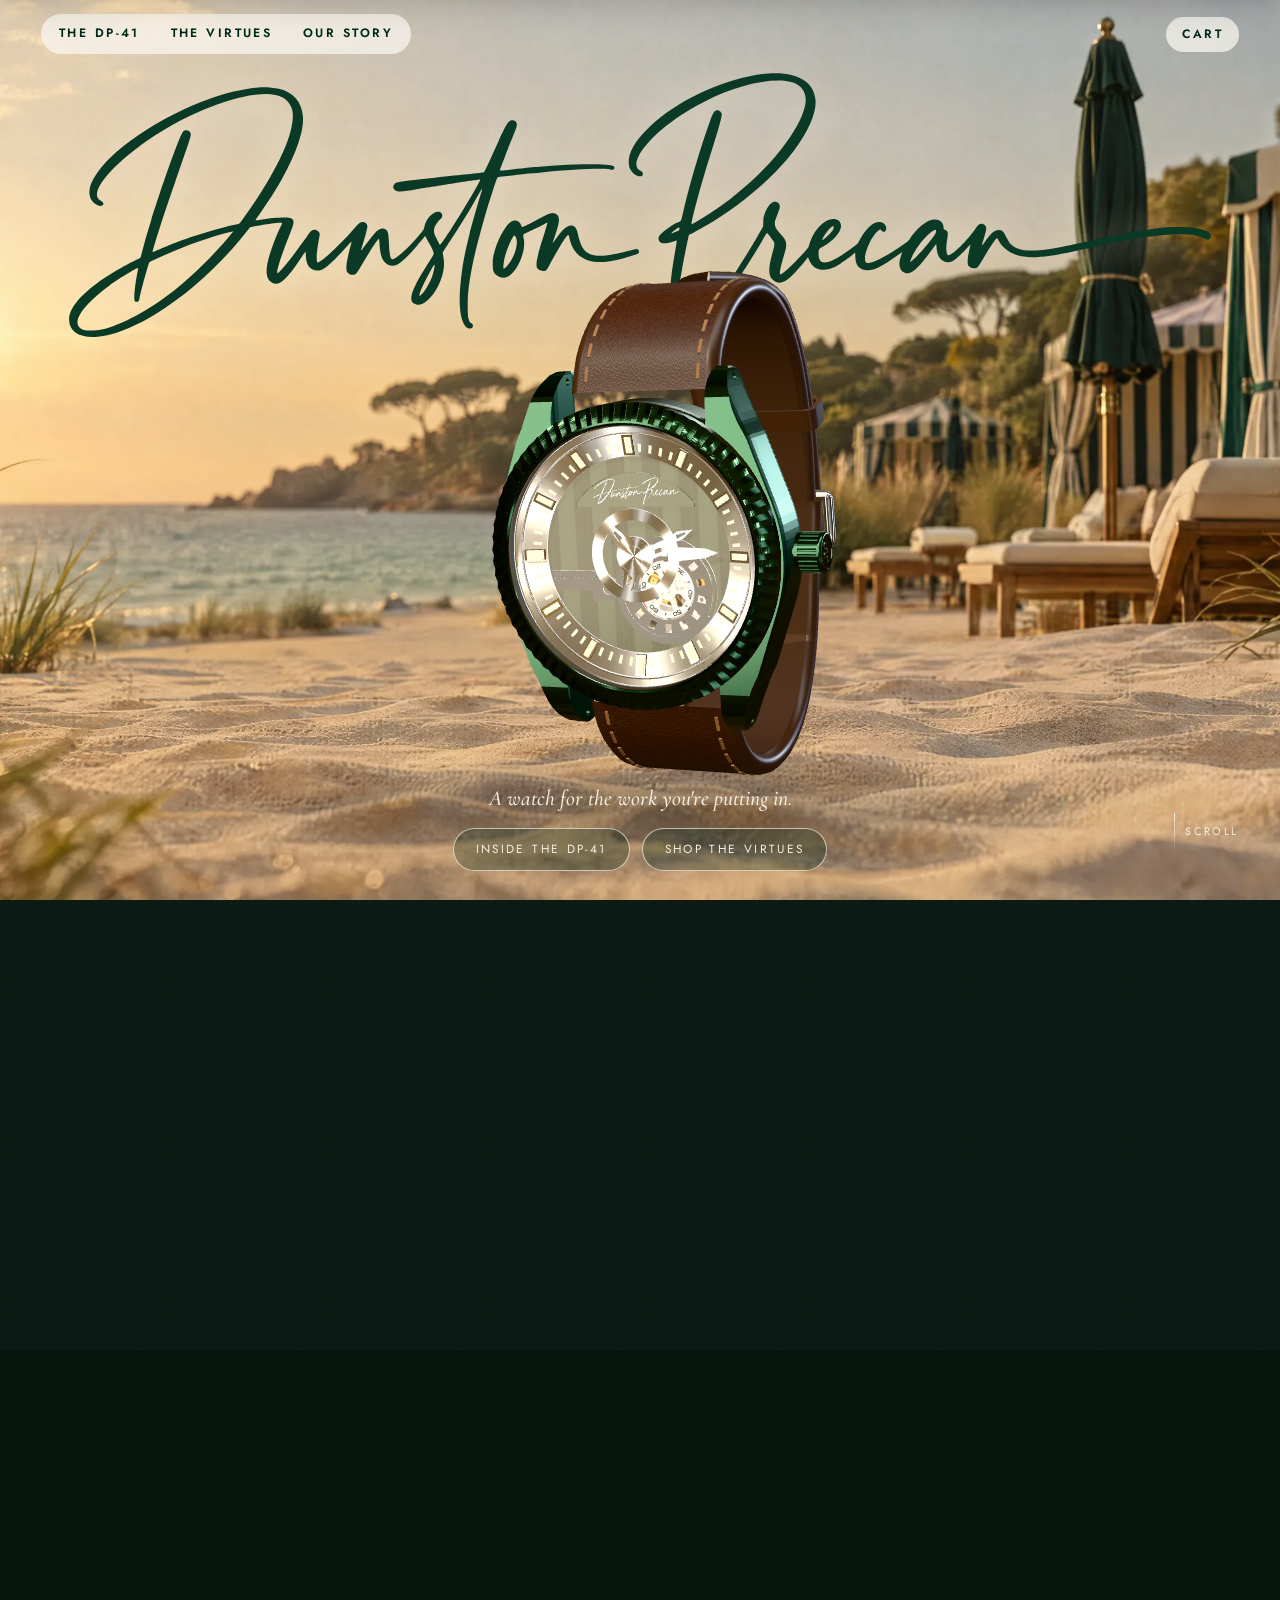
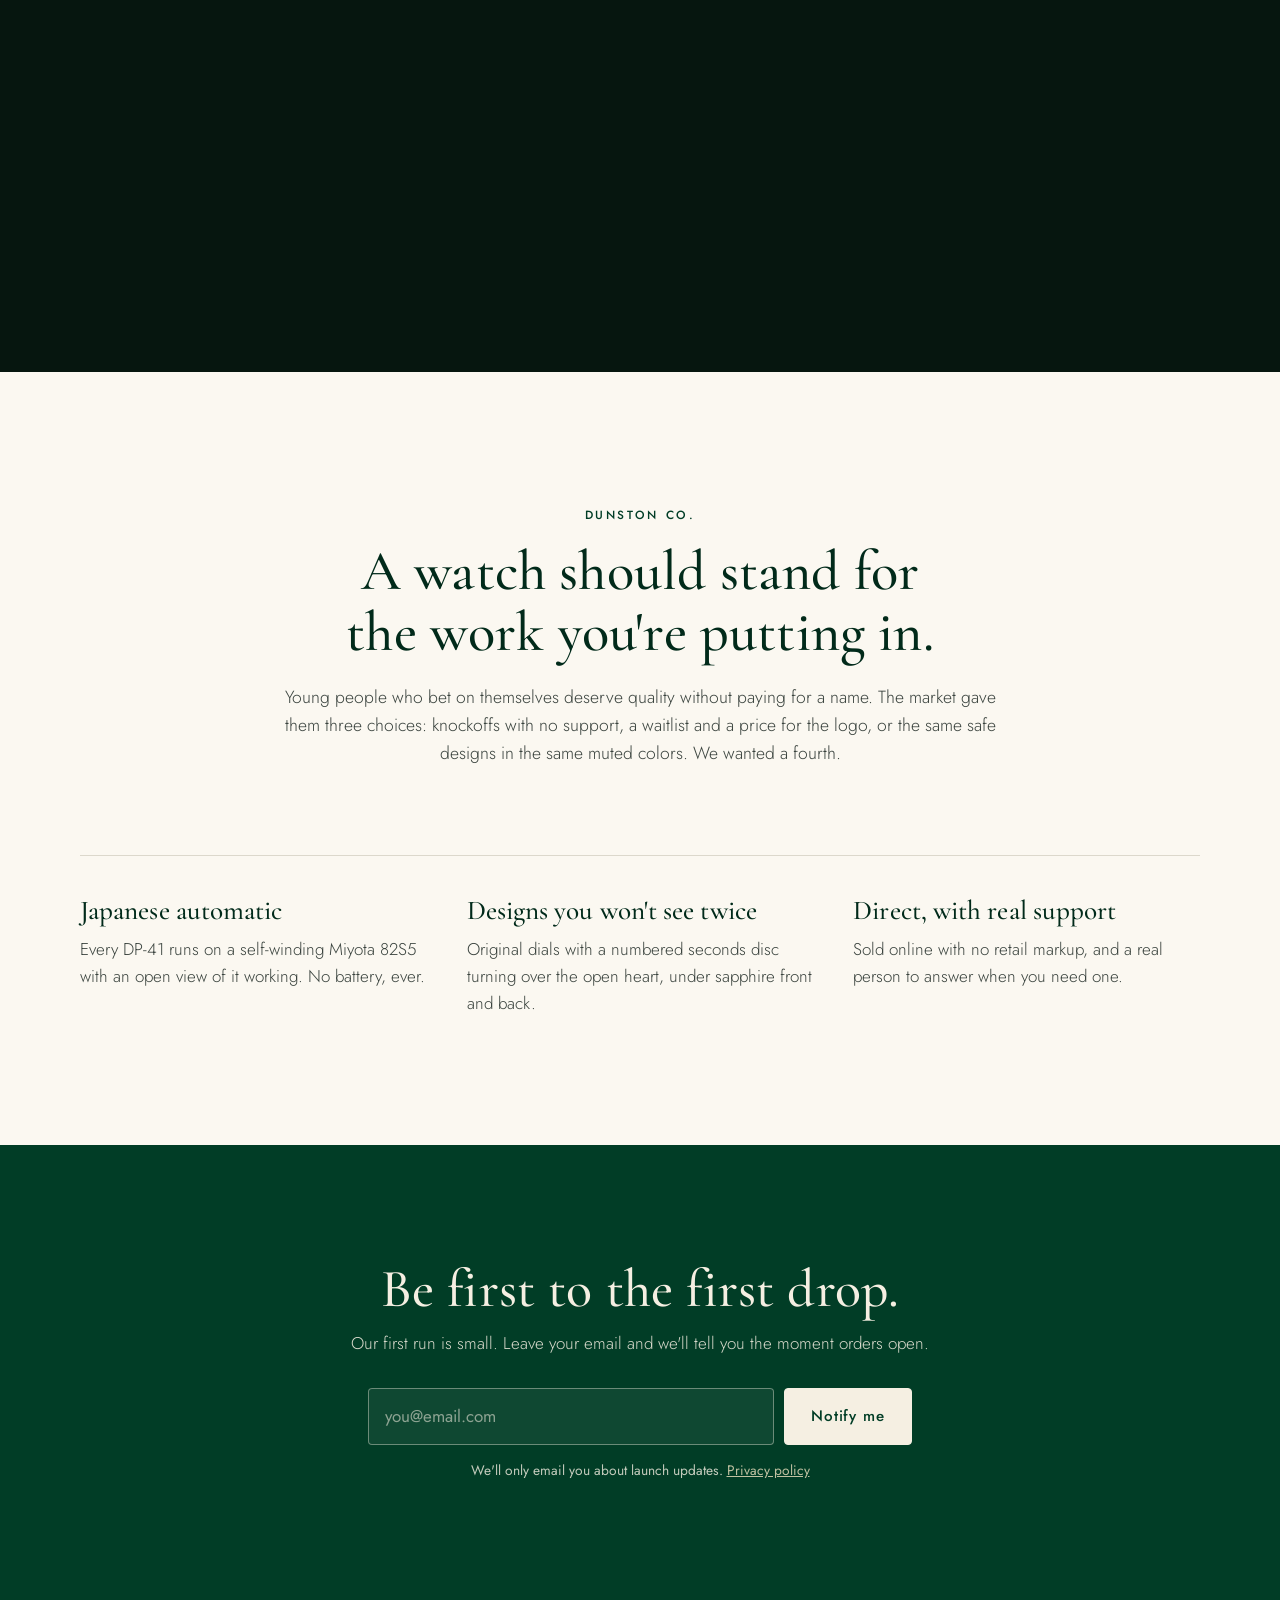
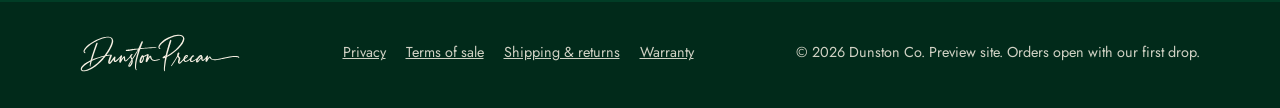
<file: index.html>
<!doctype html>
<html lang="en">
<head>
<meta charset="utf-8">
<meta name="viewport" content="width=device-width, initial-scale=1, viewport-fit=cover">
<title>Dunston Precan · DP-41 Automatic</title>
<meta name="description" content="Dunston Precan makes original-design automatic watches. The DP-41: a Miyota 82S5 Japanese automatic in a 41 mm steel case, in ten colorways named for the virtues.">
<meta name="theme-color" content="#013D26">
<meta name="referrer" content="strict-origin-when-cross-origin">
<meta property="og:title" content="Dunston Precan · DP-41">
<meta property="og:description" content="A watch for the work you're putting in.">
<meta property="og:image" content="assets/img/og.jpg">
<meta property="og:type" content="website">
<link rel="icon" href="assets/brand/logo.png">
<link rel="preload" href="assets/fonts/cormorant-garamond-latin-500-normal.woff2" as="font" type="font/woff2" crossorigin>
<link rel="preload" href="assets/fonts/jost-latin-400-normal.woff2" as="font" type="font/woff2" crossorigin>
<link rel="preload" href="assets/img/hero-beach-2560.webp" as="image" media="(min-width: 761px)">
<link rel="preload" href="assets/img/hero-beach-1280.webp" as="image" media="(max-width: 760px)">
<link rel="modulepreload" href="vendor/three.module.min.js">
<link rel="stylesheet" href="css/site.css">
<script type="module" src="js/main.js"></script>
</head>
<body>
<a class="skip" href="#waitlist">Skip to the waitlist</a>

<div class="loader" aria-hidden="true">
  <img src="assets/brand/script-ivory.svg" alt="" width="320" height="76">
  <div class="loader-bar"><span></span></div>
</div>

<div id="bg" aria-hidden="true">
  <div class="bg-layer bg-hero" data-video="assets/video/hero-loop.mp4"></div>
  <div class="bg-layer bg-dusk"></div>
  <div class="bg-layer bg-deep"></div>
  <div class="bg-grain"></div>
</div>

<header class="topnav">
  <nav class="nav" aria-label="Primary">
    <a href="#stage" data-go="dp41">The DP-41</a>
    <a href="#virtues" data-go="virtues">The Virtues</a>
    <a href="#story" data-go="story">Our story</a>
  </nav>
  <button class="cart-btn" type="button" data-cart-open aria-label="Open cart">
    <span>Cart</span><span class="cart-count" data-cart-count hidden>0</span>
  </button>
</header>

<header class="bar" aria-label="Dunston Precan">
  <div class="bar-in">
    <nav class="nav nav-bar" aria-label="Shop">
      <a href="#virtues" data-go="virtues">The Virtues</a>
      <a href="#story" data-go="story">Our story</a>
    </nav>
    <a class="bar-logo" href="#stage" data-go="top" aria-label="Dunston Precan, back to top"><img src="assets/brand/script-ivory.svg" alt="" width="200" height="48"></a>
    <button class="cart-btn" type="button" data-cart-open aria-label="Open cart">
      <svg viewBox="0 0 24 24" fill="none" stroke="currentColor" stroke-width="1.5" stroke-linecap="round" stroke-linejoin="round" aria-hidden="true"><path d="M6 7h12l-1 13H7L6 7z"/><path d="M9 7a3 3 0 0 1 6 0"/></svg>
      <span class="cart-count" data-cart-count hidden>0</span>
    </button>
  </div>
</header>

<main>
  <section id="stage" class="stage" aria-label="The DP-41">
    <div class="stage-pin">
      <h1 class="hero-title" data-hero="title"><img src="assets/brand/script-green.svg" alt="Dunston Precan" width="3180" height="756"></h1>

      <img class="fallback-watch" src="assets/watches/discipline.webp" alt="Dunston Precan Discipline, forest green and silver, brown leather strap" width="820" height="1100">

      <canvas id="gl" aria-hidden="true"></canvas>
      <div class="flash" aria-hidden="true"></div>

      <div class="hero-foot" data-hero="foot">
        <p class="tagline">A watch for the work you're putting in.</p>
        <div class="ctas">
          <a class="btn-ghost" href="#stage" data-go="dp41">Inside the DP-41</a>
          <a class="btn-ghost" href="#virtues" data-go="virtues">Shop the Virtues</a>
        </div>
      </div>
      <div class="scroll-cue" aria-hidden="true"><span></span>Scroll</div>

      <div class="passage is-left" data-p="0.062,0.085,0.118,0.14">
        <span class="eyebrow">Our story</span>
        <h2>We designed the watches we couldn't find.</h2>
        <p>Dunston Precan was founded by two young guys fed up with the watch market. So we stopped complaining and drew our own.</p>
      </div>
      <div class="passage is-left" data-p="0.14,0.16,0.19,0.212">
        <span class="eyebrow">We don't settle</span>
        <h2>Built right, or not at all.</h2>
        <p>We would rather wait and raise more to build the best version of this watch than launch a cheaper one.</p>
      </div>
      <div class="passage is-top" data-p="0.268,0.296,0.33,0.352">
        <span class="eyebrow">Inside the DP-41</span>
        <h2>Built to a tolerance of 0.02 mm.</h2>
        <p>Twenty-one parts around one Japanese automatic heart.</p>
      </div>
      <div class="passage is-foot" data-p="0.36,0.38,0.44,0.465">
        <p>Ø41 mm · 11.52 mm thick · Miyota 82S5 · sapphire front and back</p>
      </div>
      <div class="passage is-left" data-p="0.55,0.575,0.615,0.64">
        <span class="eyebrow">Original by design</span>
        <h2>Designs you won't see twice.</h2>
        <p>Original dials on Japanese automatic movements, in ten colorways.</p>
      </div>
      <div class="passage is-left is-track" data-p="0.742,0.756,0.782,0.794">
        <span class="eyebrow">Insight 01</span>
        <h2>Quality you can count on.</h2>
        <p>A Japanese automatic movement, sapphire front and back, and a 316L steel case built to 0.02 mm.</p>
      </div>
      <div class="passage is-right is-track" data-p="0.836,0.846,0.88,0.89">
        <span class="eyebrow">Insight 02</span>
        <h2>Design that stands out.</h2>
        <p>Original dials you won't see twice, in ten colorways named for the virtues.</p>
      </div>

      <svg class="leaders" aria-hidden="true"></svg>
      <div class="labels" aria-hidden="true"></div>

      <section class="collection-panel" id="virtues" aria-labelledby="virtuesTitle">
        <img class="panel-bg" src="assets/img/collection-beach-2560.webp" srcset="assets/img/collection-beach-1280.webp 1280w, assets/img/collection-beach-2560.webp 2560w" sizes="100vw" alt="" decoding="async" loading="lazy">
        <div class="panel-shade"></div>
        <div class="panel-head">
          <span class="eyebrow">The DP-41 collection</span>
          <h2 id="virtuesTitle">The Virtues</h2>
          <p class="sub">One watch. Ten colors, each named for a virtue. Tap a watch to see every color and band.</p>
        </div>
        <div class="featured" id="featured"></div>
        <div class="more">
          <span class="more-label">Also in the collection</span>
          <div class="chips" id="moreVirtues"></div>
        </div>
      </section>

      <div class="fallback-specs">
        <h2>Inside the DP-41</h2>
        <ul>
          <li><b>Miyota 82S5 automatic.</b> Japanese, self-winding, open heart, no battery.</li>
          <li><b>41 mm 316L steel case.</b> 47.6 mm lug to lug, 21 mm lugs, 11.52 mm thick.</li>
          <li><b>Sapphire crystal.</b> Ø33.00 × 1.50 mm, anti-reflective inside, plus a sapphire display caseback.</li>
          <li><b>Fluted bezel.</b> 72 sharp V-flutes.</li>
          <li><b>Côtes de Genève dial.</b> Vertical stripes, floating index ring, 12 applied markers with lume.</li>
          <li><b>Signature details.</b> Ring-hub minute hand, lance hour hand, numbered seconds disc, AUTOMATIC key-bridge.</li>
        </ul>
      </div>
    </div>
  </section>

  <section id="story" class="story">
    <div class="wrap">
      <div class="story-lead">
        <span class="eyebrow">Dunston Co.</span>
        <h2>A watch should stand for the work you're putting in.</h2>
        <p>Young people who bet on themselves deserve quality without paying for a name. The market gave them three choices: knockoffs with no support, a waitlist and a price for the logo, or the same safe designs in the same muted colors. We wanted a fourth.</p>
      </div>
      <div class="pillars">
        <div><h3>Japanese automatic</h3><p>Every DP-41 runs on a self-winding Miyota 82S5 with an open view of it working. No battery, ever.</p></div>
        <div><h3>Designs you won't see twice</h3><p>Original dials with a numbered seconds disc turning over the open heart, under sapphire front and back.</p></div>
        <div><h3>Direct, with real support</h3><p>Sold online with no retail markup, and a real person to answer when you need one.</p></div>
      </div>
    </div>
  </section>

  <section id="waitlist" class="waitlist">
    <div class="wrap">
      <h2>Be first to the first drop.</h2>
      <p class="waitlist-sub">Our first run is small. Leave your email and we'll tell you the moment orders open.</p>
      <form id="waitlistForm" class="waitlist-form" novalidate>
        <label class="sr" for="email">Email address</label>
        <input id="email" name="email" type="email" inputmode="email" autocomplete="email" maxlength="254" placeholder="you@email.com" required>
        <button class="btn" type="submit">Notify me</button>
        <div id="turnstile"></div>
      </form>
      <p class="fine">We'll only email you about launch updates. <a href="privacy.html">Privacy policy</a></p>
      <p class="fine" id="waitlistMsg" role="status" aria-live="polite"></p>
    </div>
  </section>
</main>

<footer class="footer">
  <div class="wrap">
    <img src="assets/brand/script-ivory.svg" alt="Dunston Precan" width="180" height="43">
    <nav aria-label="Legal"><a href="privacy.html">Privacy</a><a href="terms.html">Terms of sale</a><a href="shipping-returns.html">Shipping &amp; returns</a><a href="warranty.html">Warranty</a></nav>
    <p>&copy; 2026 Dunston Co. Preview site. Orders open with our first drop.</p>
  </div>
</footer>

<div class="scrim" id="scrim" hidden></div>

<aside class="drawer" id="drawer" hidden role="dialog" aria-modal="true" aria-labelledby="cartTitle">
  <div class="drawer-head"><h2 id="cartTitle">Your cart</h2><button class="x" id="closeCart" type="button" aria-label="Close cart">&times;</button></div>
  <div class="lines" id="lines"></div>
  <div class="total"><span>Subtotal</span><span id="subtotal">$0</span></div>
  <p class="fine">Shipping and taxes are calculated at checkout.</p>
  <button class="btn full" id="checkout" type="button">Checkout</button>
  <p class="notice" id="checkoutNote" role="status" hidden></p>
</aside>

<div class="product" id="product" hidden role="dialog" aria-modal="true" aria-labelledby="pName">
  <button class="x product-x" id="closeProduct" type="button" aria-label="Close">&times;</button>
  <div class="product-in">
    <div class="gallery"><div class="p-img" id="pImg"></div><div class="views" id="views"></div></div>
    <div class="p-info">
      <span class="eyebrow">Dunston Precan · DP-41</span>
      <h2 id="pName" class="p-name"></h2>
      <div class="p-price" id="pPrice"></div>
      <p class="p-moment" id="pMoment"></p>
      <div class="opt"><div class="opt-label">Color: <span id="pColorName"></span></div><div class="swatches" id="swatches"></div></div>
      <div class="opt"><div class="opt-label">Band: <span id="pBandName"></span></div><div class="bands" id="bands"></div></div>
      <ul class="feats">
        <li>Miyota 82S5 automatic</li>
        <li>41 mm 316L steel case</li>
        <li>72-flute bezel</li>
        <li>Sapphire front and back</li>
        <li>Numbered seconds disc</li>
        <li id="pStrapFeat"></li>
      </ul>
      <button class="btn full" id="addBtn" type="button">Add to cart</button>
      <p class="added" id="added" hidden>Added to your cart. <button type="button" class="linkish" id="addOpenCart">View cart</button></p>
      <div class="virtue"><h3 id="pVirtueHead"></h3><p id="pVirtue"></p></div>
    </div>
  </div>
</div>

<noscript><p class="noscript">This site needs JavaScript for the 3D watch and the cart. <a href="privacy.html">Privacy policy</a></p></noscript>
</body>
</html>
</file>
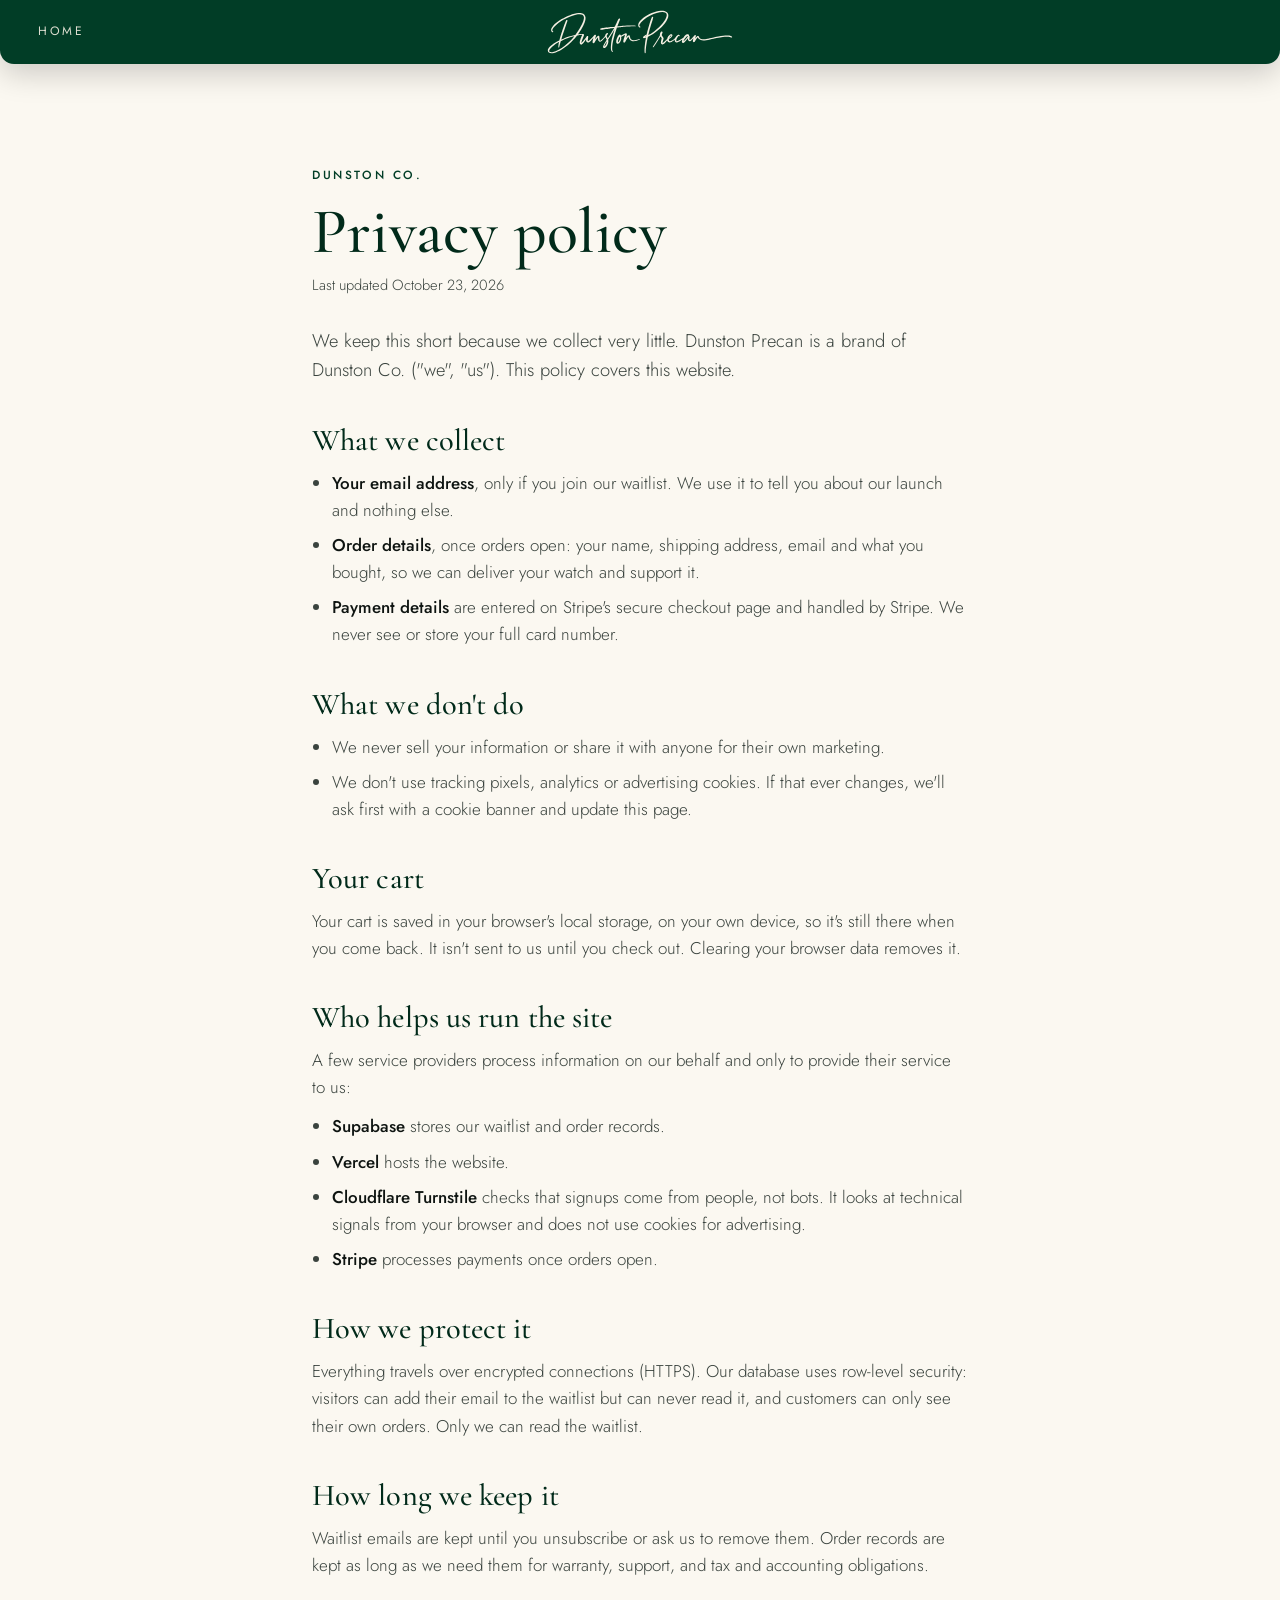
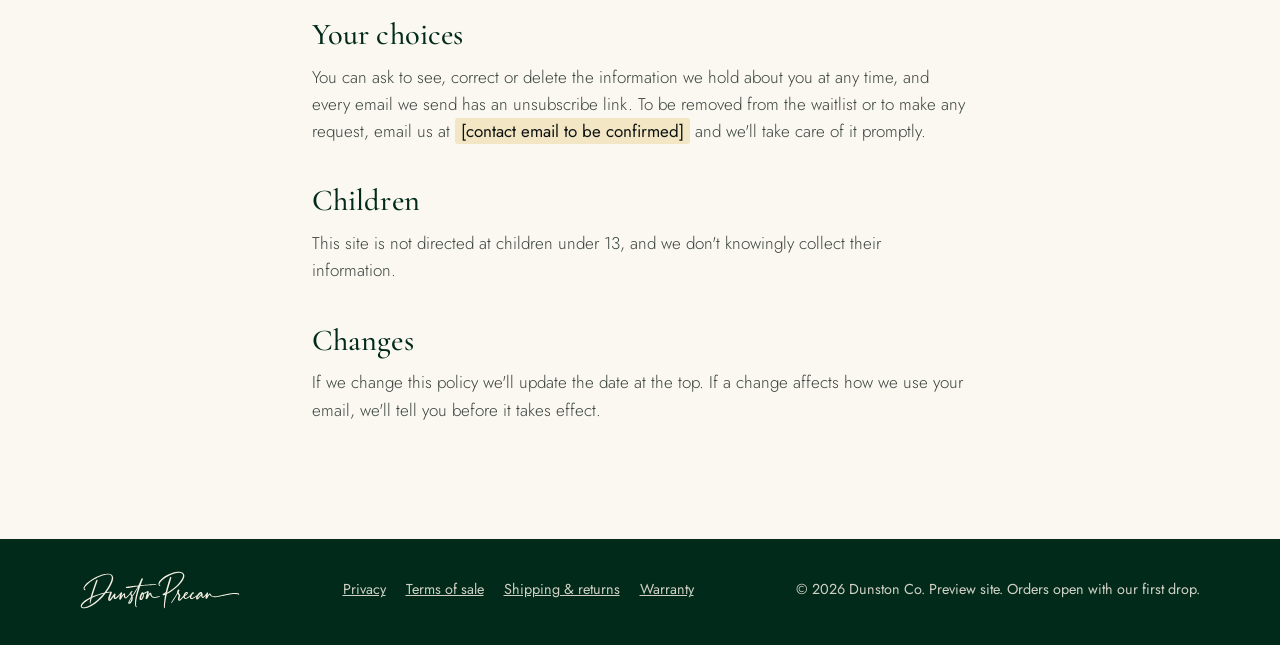
<file: privacy.html>
<!doctype html>
<html lang="en">
<head>
<meta charset="utf-8">
<meta name="viewport" content="width=device-width, initial-scale=1, viewport-fit=cover">
<title>Privacy Policy · Dunston Precan</title>
<meta name="description" content="How Dunston Co. handles your information.">
<meta name="theme-color" content="#013D26">
<link rel="icon" href="assets/brand/logo.png">
<link rel="stylesheet" href="css/site.css">
<link rel="stylesheet" href="css/page.css">
</head>
<body class="page">
<header class="bar is-shown page-bar">
  <div class="bar-in">
    <nav class="nav nav-bar" aria-label="Site"><a href="index.html">Home</a></nav>
    <a class="bar-logo" href="index.html" aria-label="Dunston Precan home"><img src="assets/brand/script-ivory.svg" alt="" width="200" height="48"></a>
    <span></span>
  </div>
</header>

<main class="legal wrap">
  <span class="eyebrow">Dunston Co.</span>
  <h1>Privacy policy</h1>
  <p class="updated">Last updated October 23, 2026</p>

  <p class="lead">We keep this short because we collect very little. Dunston Precan is a brand of Dunston Co. ("we", "us"). This policy covers this website.</p>

  <h2>What we collect</h2>
  <ul>
    <li><b>Your email address</b>, only if you join our waitlist. We use it to tell you about our launch and nothing else.</li>
    <li><b>Order details</b>, once orders open: your name, shipping address, email and what you bought, so we can deliver your watch and support it.</li>
    <li><b>Payment details</b> are entered on Stripe's secure checkout page and handled by Stripe. We never see or store your full card number.</li>
  </ul>

  <h2>What we don't do</h2>
  <ul>
    <li>We never sell your information or share it with anyone for their own marketing.</li>
    <li>We don't use tracking pixels, analytics or advertising cookies. If that ever changes, we'll ask first with a cookie banner and update this page.</li>
  </ul>

  <h2>Your cart</h2>
  <p>Your cart is saved in your browser's local storage, on your own device, so it's still there when you come back. It isn't sent to us until you check out. Clearing your browser data removes it.</p>

  <h2>Who helps us run the site</h2>
  <p>A few service providers process information on our behalf and only to provide their service to us:</p>
  <ul>
    <li><b>Supabase</b> stores our waitlist and order records.</li>
    <li><b>Vercel</b> hosts the website.</li>
    <li><b>Cloudflare Turnstile</b> checks that signups come from people, not bots. It looks at technical signals from your browser and does not use cookies for advertising.</li>
    <li><b>Stripe</b> processes payments once orders open.</li>
  </ul>

  <h2>How we protect it</h2>
  <p>Everything travels over encrypted connections (HTTPS). Our database uses row-level security: visitors can add their email to the waitlist but can never read it, and customers can only see their own orders. Only we can read the waitlist.</p>

  <h2>How long we keep it</h2>
  <p>Waitlist emails are kept until you unsubscribe or ask us to remove them. Order records are kept as long as we need them for warranty, support, and tax and accounting obligations.</p>

  <h2>Your choices</h2>
  <p>You can ask to see, correct or delete the information we hold about you at any time, and every email we send has an unsubscribe link. To be removed from the waitlist or to make any request, email us at <span class="tbc">[contact email to be confirmed]</span> and we'll take care of it promptly.</p>

  <h2>Children</h2>
  <p>This site is not directed at children under 13, and we don't knowingly collect their information.</p>

  <h2>Changes</h2>
  <p>If we change this policy we'll update the date at the top. If a change affects how we use your email, we'll tell you before it takes effect.</p>
</main>

<footer class="footer">
  <div class="wrap">
    <img src="assets/brand/script-ivory.svg" alt="Dunston Precan" width="180" height="43">
    <nav aria-label="Legal"><a href="privacy.html">Privacy</a><a href="terms.html">Terms of sale</a><a href="shipping-returns.html">Shipping &amp; returns</a><a href="warranty.html">Warranty</a></nav>
    <p>&copy; 2026 Dunston Co. Preview site. Orders open with our first drop.</p>
  </div>
</footer>
</body>
</html>
</file>
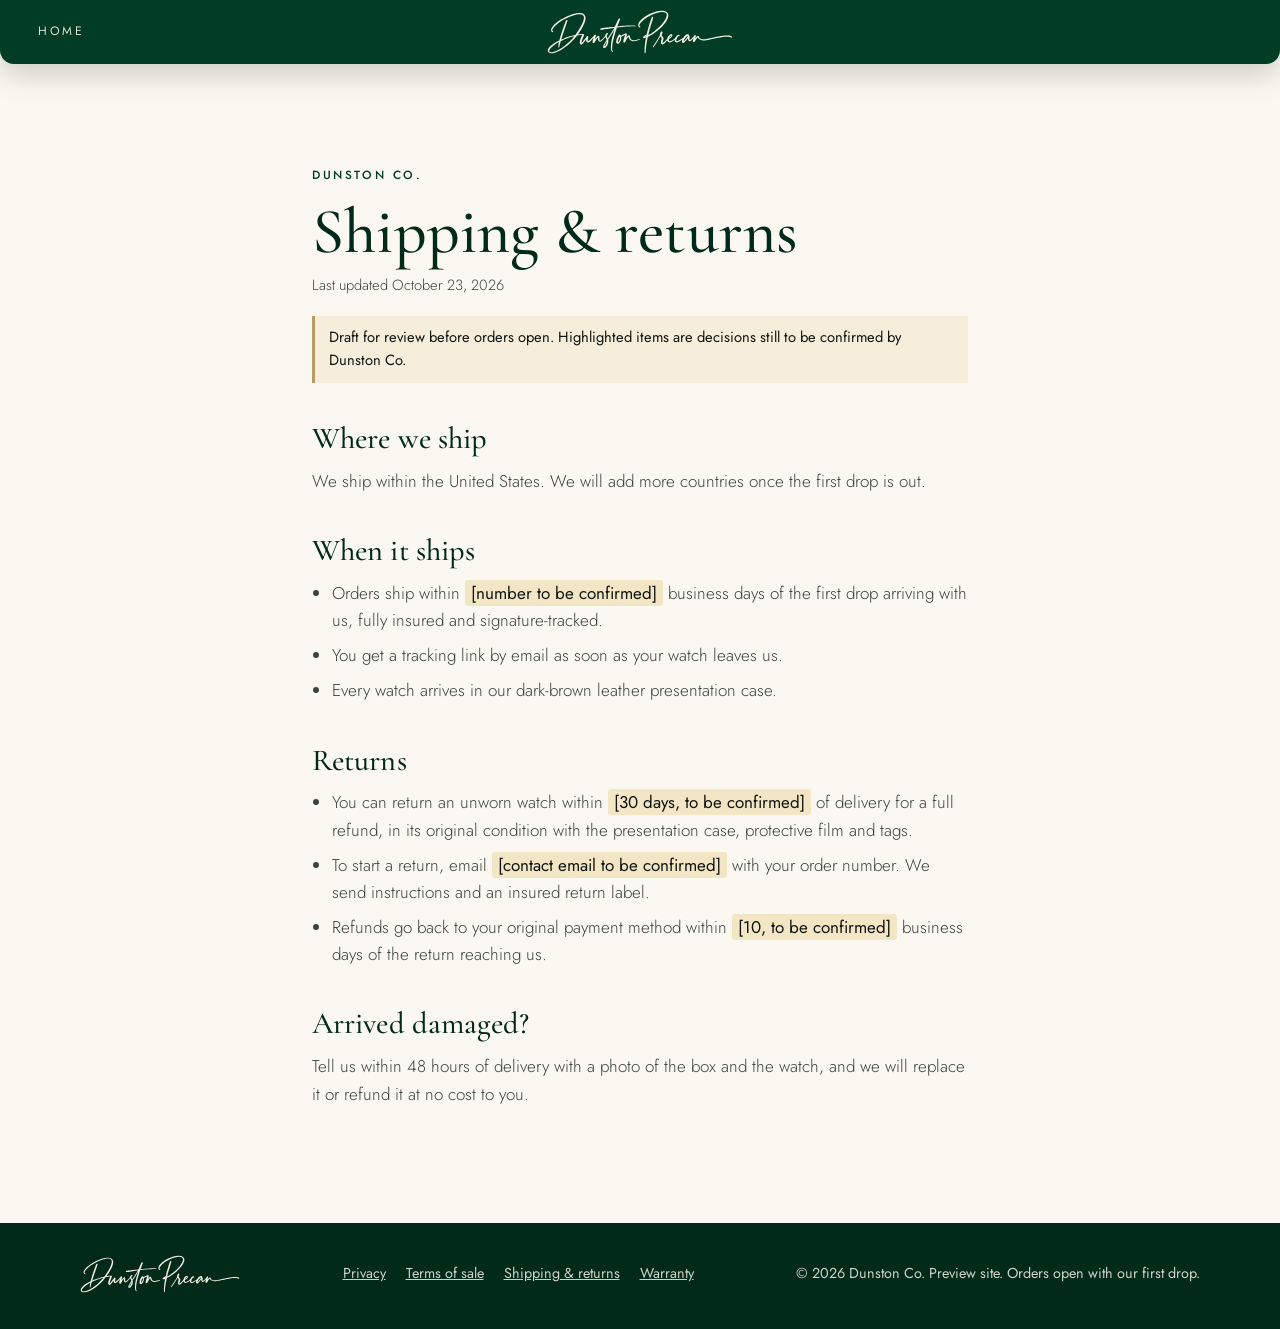
<file: shipping-returns.html>
<!doctype html>
<html lang="en">
<head>
<meta charset="utf-8">
<meta name="viewport" content="width=device-width, initial-scale=1, viewport-fit=cover">
<title>Shipping & returns · Dunston Precan</title>
<meta name="description" content="How Dunston Precan watches ship and how returns work.">
<meta name="theme-color" content="#013D26">
<link rel="icon" href="assets/brand/logo.png">
<link rel="stylesheet" href="css/site.css">
<link rel="stylesheet" href="css/page.css">
</head>
<body class="page">
<header class="bar is-shown page-bar">
  <div class="bar-in">
    <nav class="nav nav-bar" aria-label="Site"><a href="index.html">Home</a></nav>
    <a class="bar-logo" href="index.html" aria-label="Dunston Precan home"><img src="assets/brand/script-ivory.svg" alt="" width="200" height="48"></a>
    <span></span>
  </div>
</header>

<main class="legal wrap">
  <span class="eyebrow">Dunston Co.</span>
  <h1>Shipping &amp; returns</h1>
  <p class="updated">Last updated October 23, 2026</p>
  <p class="draft">Draft for review before orders open. Highlighted items are decisions still to be confirmed by Dunston Co.</p>

  <h2>Where we ship</h2>
  <p>We ship within the United States. We will add more countries once the first drop is out.</p>

  <h2>When it ships</h2>
  <ul>
    <li>Orders ship within <span class="tbc">[number to be confirmed]</span> business days of the first drop arriving with us, fully insured and signature-tracked.</li>
    <li>You get a tracking link by email as soon as your watch leaves us.</li>
    <li>Every watch arrives in our dark-brown leather presentation case.</li>
  </ul>

  <h2>Returns</h2>
  <ul>
    <li>You can return an unworn watch within <span class="tbc">[30 days, to be confirmed]</span> of delivery for a full refund, in its original condition with the presentation case, protective film and tags.</li>
    <li>To start a return, email <span class="tbc">[contact email to be confirmed]</span> with your order number. We send instructions and an insured return label.</li>
    <li>Refunds go back to your original payment method within <span class="tbc">[10, to be confirmed]</span> business days of the return reaching us.</li>
  </ul>

  <h2>Arrived damaged?</h2>
  <p>Tell us within 48 hours of delivery with a photo of the box and the watch, and we will replace it or refund it at no cost to you.</p>
</main>
<footer class="footer">
  <div class="wrap">
    <img src="assets/brand/script-ivory.svg" alt="Dunston Precan" width="180" height="43">
    <nav aria-label="Legal"><a href="privacy.html">Privacy</a><a href="terms.html">Terms of sale</a><a href="shipping-returns.html">Shipping &amp; returns</a><a href="warranty.html">Warranty</a></nav>
    <p>&copy; 2026 Dunston Co. Preview site. Orders open with our first drop.</p>
  </div>
</footer>
</body>
</html>
</file>
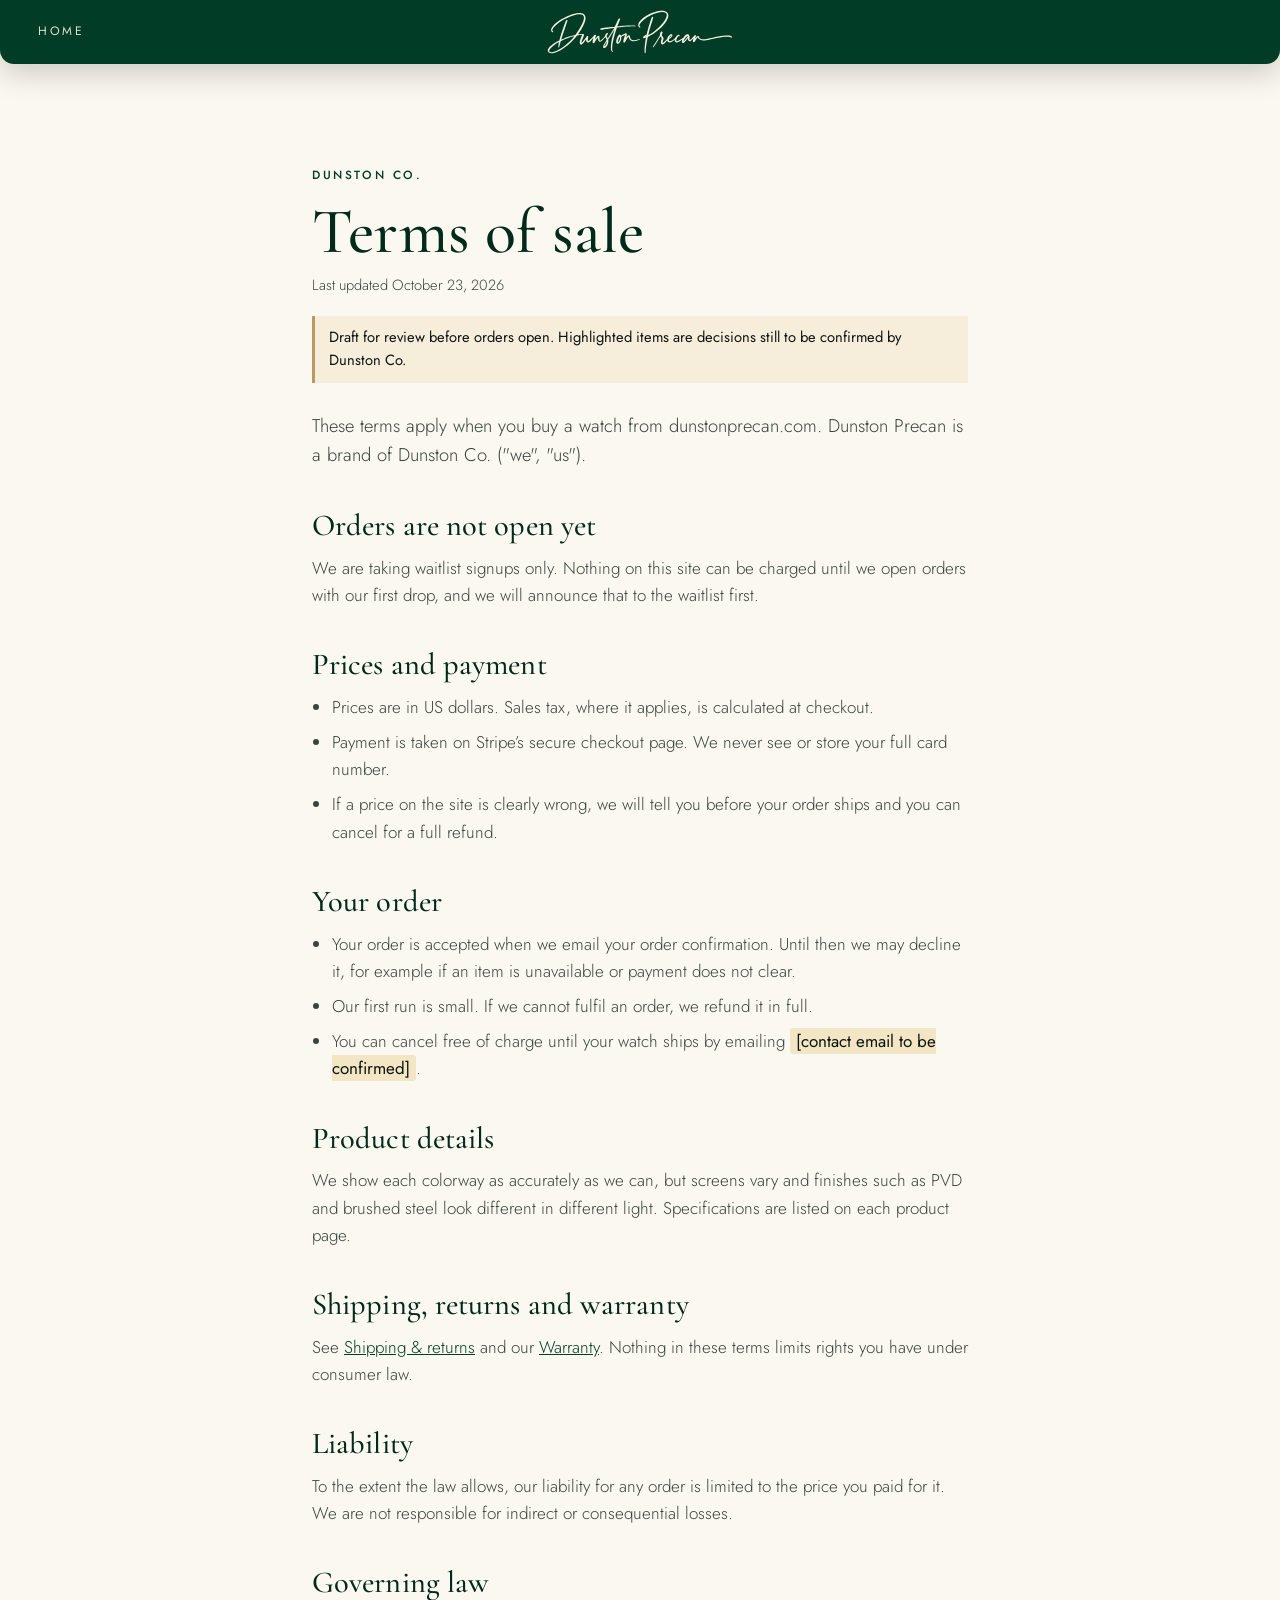
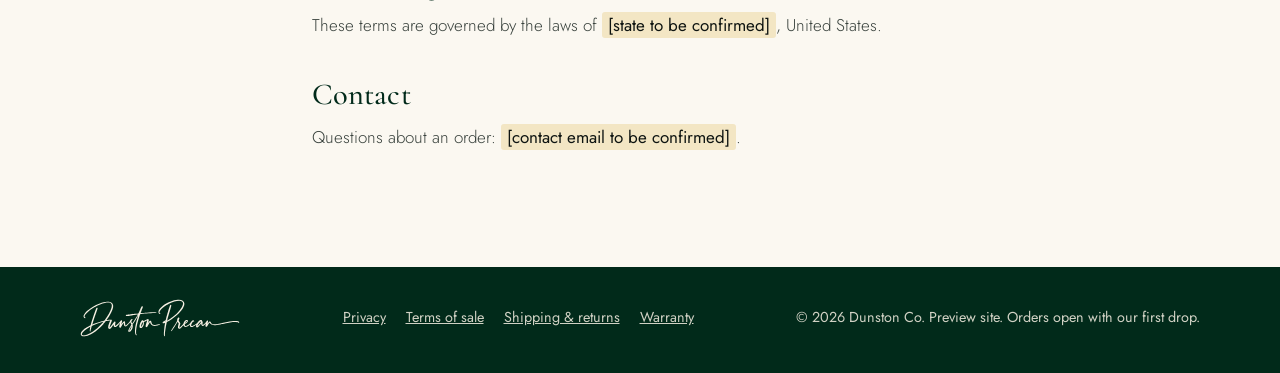
<file: terms.html>
<!doctype html>
<html lang="en">
<head>
<meta charset="utf-8">
<meta name="viewport" content="width=device-width, initial-scale=1, viewport-fit=cover">
<title>Terms of sale · Dunston Precan</title>
<meta name="description" content="The terms that apply when you order a Dunston Precan watch.">
<meta name="theme-color" content="#013D26">
<link rel="icon" href="assets/brand/logo.png">
<link rel="stylesheet" href="css/site.css">
<link rel="stylesheet" href="css/page.css">
</head>
<body class="page">
<header class="bar is-shown page-bar">
  <div class="bar-in">
    <nav class="nav nav-bar" aria-label="Site"><a href="index.html">Home</a></nav>
    <a class="bar-logo" href="index.html" aria-label="Dunston Precan home"><img src="assets/brand/script-ivory.svg" alt="" width="200" height="48"></a>
    <span></span>
  </div>
</header>

<main class="legal wrap">
  <span class="eyebrow">Dunston Co.</span>
  <h1>Terms of sale</h1>
  <p class="updated">Last updated October 23, 2026</p>
  <p class="draft">Draft for review before orders open. Highlighted items are decisions still to be confirmed by Dunston Co.</p>
  <p class="lead">These terms apply when you buy a watch from dunstonprecan.com. Dunston Precan is a brand of Dunston Co. ("we", "us").</p>

  <h2>Orders are not open yet</h2>
  <p>We are taking waitlist signups only. Nothing on this site can be charged until we open orders with our first drop, and we will announce that to the waitlist first.</p>

  <h2>Prices and payment</h2>
  <ul>
    <li>Prices are in US dollars. Sales tax, where it applies, is calculated at checkout.</li>
    <li>Payment is taken on Stripe’s secure checkout page. We never see or store your full card number.</li>
    <li>If a price on the site is clearly wrong, we will tell you before your order ships and you can cancel for a full refund.</li>
  </ul>

  <h2>Your order</h2>
  <ul>
    <li>Your order is accepted when we email your order confirmation. Until then we may decline it, for example if an item is unavailable or payment does not clear.</li>
    <li>Our first run is small. If we cannot fulfil an order, we refund it in full.</li>
    <li>You can cancel free of charge until your watch ships by emailing <span class="tbc">[contact email to be confirmed]</span>.</li>
  </ul>

  <h2>Product details</h2>
  <p>We show each colorway as accurately as we can, but screens vary and finishes such as PVD and brushed steel look different in different light. Specifications are listed on each product page.</p>

  <h2>Shipping, returns and warranty</h2>
  <p>See <a href="shipping-returns.html">Shipping &amp; returns</a> and our <a href="warranty.html">Warranty</a>. Nothing in these terms limits rights you have under consumer law.</p>

  <h2>Liability</h2>
  <p>To the extent the law allows, our liability for any order is limited to the price you paid for it. We are not responsible for indirect or consequential losses.</p>

  <h2>Governing law</h2>
  <p>These terms are governed by the laws of <span class="tbc">[state to be confirmed]</span>, United States.</p>

  <h2>Contact</h2>
  <p>Questions about an order: <span class="tbc">[contact email to be confirmed]</span>.</p>
</main>
<footer class="footer">
  <div class="wrap">
    <img src="assets/brand/script-ivory.svg" alt="Dunston Precan" width="180" height="43">
    <nav aria-label="Legal"><a href="privacy.html">Privacy</a><a href="terms.html">Terms of sale</a><a href="shipping-returns.html">Shipping &amp; returns</a><a href="warranty.html">Warranty</a></nav>
    <p>&copy; 2026 Dunston Co. Preview site. Orders open with our first drop.</p>
  </div>
</footer>
</body>
</html>
</file>
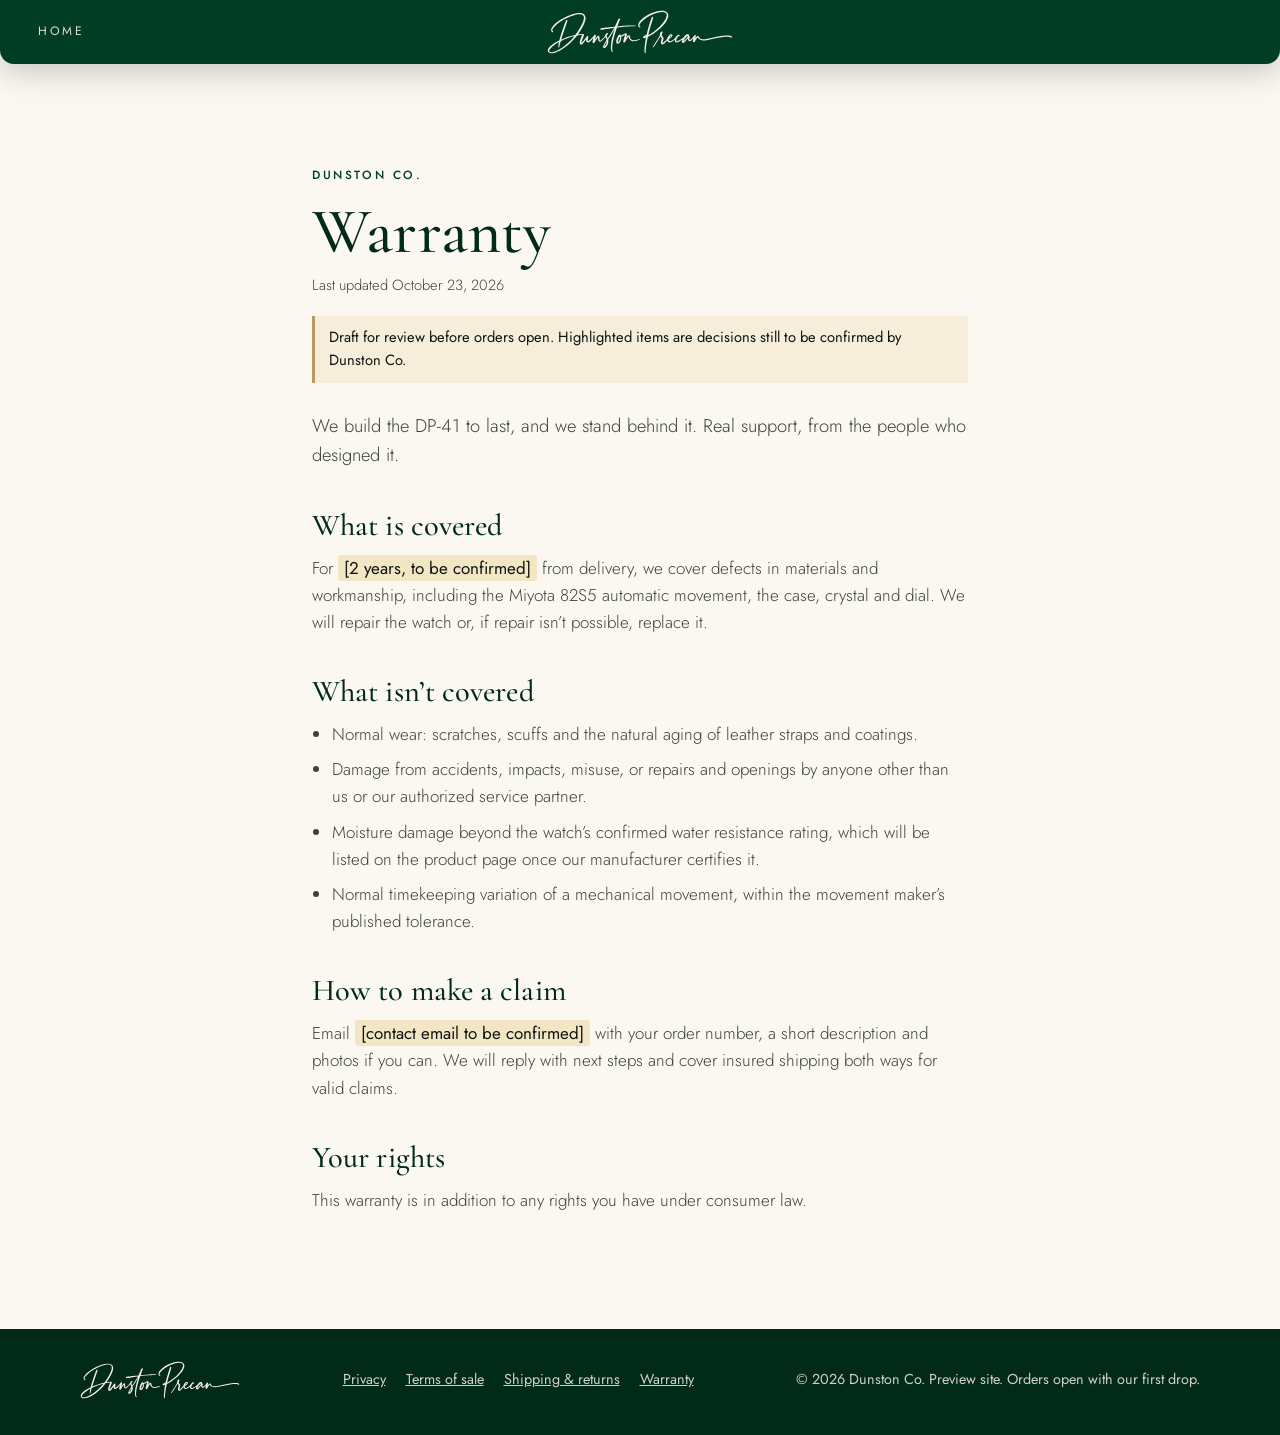
<file: warranty.html>
<!doctype html>
<html lang="en">
<head>
<meta charset="utf-8">
<meta name="viewport" content="width=device-width, initial-scale=1, viewport-fit=cover">
<title>Warranty · Dunston Precan</title>
<meta name="description" content="The Dunston Precan DP-41 warranty.">
<meta name="theme-color" content="#013D26">
<link rel="icon" href="assets/brand/logo.png">
<link rel="stylesheet" href="css/site.css">
<link rel="stylesheet" href="css/page.css">
</head>
<body class="page">
<header class="bar is-shown page-bar">
  <div class="bar-in">
    <nav class="nav nav-bar" aria-label="Site"><a href="index.html">Home</a></nav>
    <a class="bar-logo" href="index.html" aria-label="Dunston Precan home"><img src="assets/brand/script-ivory.svg" alt="" width="200" height="48"></a>
    <span></span>
  </div>
</header>

<main class="legal wrap">
  <span class="eyebrow">Dunston Co.</span>
  <h1>Warranty</h1>
  <p class="updated">Last updated October 23, 2026</p>
  <p class="draft">Draft for review before orders open. Highlighted items are decisions still to be confirmed by Dunston Co.</p>
  <p class="lead">We build the DP-41 to last, and we stand behind it. Real support, from the people who designed it.</p>

  <h2>What is covered</h2>
  <p>For <span class="tbc">[2 years, to be confirmed]</span> from delivery, we cover defects in materials and workmanship, including the Miyota 82S5 automatic movement, the case, crystal and dial. We will repair the watch or, if repair isn’t possible, replace it.</p>

  <h2>What isn’t covered</h2>
  <ul>
    <li>Normal wear: scratches, scuffs and the natural aging of leather straps and coatings.</li>
    <li>Damage from accidents, impacts, misuse, or repairs and openings by anyone other than us or our authorized service partner.</li>
    <li>Moisture damage beyond the watch’s confirmed water resistance rating, which will be listed on the product page once our manufacturer certifies it.</li>
    <li>Normal timekeeping variation of a mechanical movement, within the movement maker’s published tolerance.</li>
  </ul>

  <h2>How to make a claim</h2>
  <p>Email <span class="tbc">[contact email to be confirmed]</span> with your order number, a short description and photos if you can. We will reply with next steps and cover insured shipping both ways for valid claims.</p>

  <h2>Your rights</h2>
  <p>This warranty is in addition to any rights you have under consumer law.</p>
</main>
<footer class="footer">
  <div class="wrap">
    <img src="assets/brand/script-ivory.svg" alt="Dunston Precan" width="180" height="43">
    <nav aria-label="Legal"><a href="privacy.html">Privacy</a><a href="terms.html">Terms of sale</a><a href="shipping-returns.html">Shipping &amp; returns</a><a href="warranty.html">Warranty</a></nav>
    <p>&copy; 2026 Dunston Co. Preview site. Orders open with our first drop.</p>
  </div>
</footer>
</body>
</html>
</file>
<file: css/site.css>
/* Dunston Precan: racing green, sand and ivory. Serif display, clean sans body. */
@font-face { font-family: "Cormorant Garamond"; font-weight: 500; font-style: normal; font-display: swap; src: url("../assets/fonts/cormorant-garamond-latin-500-normal.woff2") format("woff2"); }
@font-face { font-family: "Cormorant Garamond"; font-weight: 600; font-style: normal; font-display: swap; src: url("../assets/fonts/cormorant-garamond-latin-600-normal.woff2") format("woff2"); }
@font-face { font-family: "Cormorant Garamond"; font-weight: 500; font-style: italic; font-display: swap; src: url("../assets/fonts/cormorant-garamond-latin-500-italic.woff2") format("woff2"); }
@font-face { font-family: "Jost"; font-weight: 300; font-display: swap; src: url("../assets/fonts/jost-latin-300-normal.woff2") format("woff2"); }
@font-face { font-family: "Jost"; font-weight: 400; font-display: swap; src: url("../assets/fonts/jost-latin-400-normal.woff2") format("woff2"); }
@font-face { font-family: "Jost"; font-weight: 500; font-display: swap; src: url("../assets/fonts/jost-latin-500-normal.woff2") format("woff2"); }
@font-face { font-family: "Jost"; font-weight: 600; font-display: swap; src: url("../assets/fonts/jost-latin-600-normal.woff2") format("woff2"); }

:root {
  --brg: #013D26;
  --brg-deep: #012A1A;
  --brg-night: #06160F;
  --ivory: #F5EFE2;
  --paper: #FBF8F1;
  --sand: #E7D8BC;
  --lume: #EFE2C0;
  --brass: #B89B62;
  --ink: #0E1411;
  --ink-soft: #3A433E;
  --rule: #DCD8CC;
  --f-display: "Cormorant Garamond", Garamond, Georgia, serif;
  --f-body: "Jost", "Futura", "Century Gothic", "Helvetica Neue", Arial, sans-serif;
  --gutter: max(16px, env(safe-area-inset-left, 0px));
  --pin-h: 100vh;
  color-scheme: light;
}
@supports (height: 100svh) { :root { --pin-h: 100svh; } }

* { box-sizing: border-box; }
html { -webkit-text-size-adjust: 100%; }
body { margin: 0; background: var(--brg-night); color: var(--ink); font-family: var(--f-body); font-size: 1.0625rem; line-height: 1.6; -webkit-font-smoothing: antialiased; overflow-x: hidden; }
body.lock { overflow: hidden; }
img { max-width: 100%; display: block; }
h1, h2, h3 { font-family: var(--f-display); font-weight: 500; margin: 0; line-height: 1.08; letter-spacing: .003em; text-wrap: balance; }
p { margin: 0; }
button { font: inherit; color: inherit; }
a { color: inherit; }
[hidden] { display: none !important; }
:focus-visible { outline: 2px solid var(--lume); outline-offset: 3px; }
.sr { position: absolute; width: 1px; height: 1px; overflow: hidden; clip: rect(0 0 0 0); white-space: nowrap; }
.skip { position: fixed; left: 12px; top: -60px; z-index: 100; background: var(--ivory); color: var(--brg); padding: 10px 14px; border-radius: 4px; }
.skip:focus { top: 12px; }
.wrap { max-width: 1200px; margin-inline: auto; padding-inline: max(16px, env(safe-area-inset-left, 0px)) max(16px, env(safe-area-inset-right, 0px)); }
@media (min-width: 760px) { .wrap { padding-inline: 40px; } }
.eyebrow { display: inline-block; font-size: .74rem; font-weight: 500; letter-spacing: .22em; text-transform: uppercase; }

/* ---------- loader */
.loader { position: fixed; inset: 0; z-index: 90; display: grid; place-content: center; gap: 28px; background: var(--brg-deep); transition: opacity .8s ease, visibility .8s; }
.loader img { width: min(320px, 70vw); height: auto; animation: breathe 2.4s ease-in-out infinite; }
.loader-bar { width: min(220px, 50vw); height: 1px; margin-inline: auto; background: rgba(245, 239, 226, .18); overflow: hidden; }
.loader-bar span { display: block; height: 100%; background: var(--lume); transform: scaleX(0); transform-origin: left; transition: transform .4s ease; }
.loader.is-done { opacity: 0; visibility: hidden; }
@keyframes breathe { 50% { opacity: .6; } }

/* ---------- fixed backgrounds */
#bg { position: fixed; inset: 0; z-index: 0; background: var(--brg-night); }
.bg-layer { position: absolute; inset: 0; background-size: cover; background-position: center; will-change: opacity; }
.bg-hero { background-image: url("../assets/img/hero-beach-2560.webp"); background-position: 50% 60%; }
.bg-hero video { position: absolute; inset: 0; width: 100%; height: 100%; object-fit: cover; object-position: 50% 60%; opacity: 0; transition: opacity 1.2s ease; }
.bg-hero video.is-ready { opacity: 1; }
.bg-dusk { background-image: url("../assets/img/dusk-beach-2560.webp"); background-position: 50% 60%; opacity: 0; }
.bg-deep { opacity: 0; background: radial-gradient(120% 90% at 50% 46%, #11301f 0%, #08180f 48%, #030806 100%); }
.bg-grain { position: absolute; inset: -50%; opacity: .06; pointer-events: none; mix-blend-mode: overlay;
  background-image: url("data:image/svg+xml;utf8,<svg xmlns='http://www.w3.org/2000/svg' width='160' height='160'><filter id='n'><feTurbulence type='fractalNoise' baseFrequency='.9' numOctaves='2' stitchTiles='stitch'/></filter><rect width='160' height='160' filter='url(%23n)'/></svg>"); }
@media (max-width: 760px) {
  .bg-hero { background-image: url("../assets/img/hero-beach-1280.webp"); background-position: 58% 60%; }
  .bg-dusk { background-image: url("../assets/img/dusk-beach-1280.webp"); background-position: 58% 60%; }
}

/* ---------- navigation */
.topnav { position: fixed; top: 0; left: 0; right: 0; z-index: 30; display: flex; justify-content: space-between; align-items: center;
  padding: calc(14px + env(safe-area-inset-top, 0px)) max(20px, 3.2vw) 14px; color: var(--ivory); transition: opacity .5s ease, filter .5s ease, transform .5s ease; }
.topnav.is-hidden { opacity: 0; filter: blur(6px); transform: translateY(-8px); pointer-events: none; }
.nav { display: flex; gap: clamp(14px, 2.4vw, 34px); }
.nav a { font-size: .76rem; letter-spacing: .2em; text-transform: uppercase; text-decoration: none; opacity: .9; padding-block: 6px; border-bottom: 1px solid transparent; transition: border-color .2s, opacity .2s; }
.nav a:hover { opacity: 1; border-color: currentColor; }
.cart-btn { position: relative; display: inline-flex; align-items: center; gap: 8px; background: none; border: 0; cursor: pointer; padding: 6px; font-size: .76rem; letter-spacing: .2em; text-transform: uppercase; }
.cart-btn svg { width: 24px; height: 24px; }
.cart-count { min-width: 19px; height: 19px; border-radius: 10px; background: var(--lume); color: var(--ink); font-size: .7rem; font-weight: 600; letter-spacing: 0; display: inline-grid; place-items: center; padding: 0 5px; }
.bar .cart-count { position: absolute; top: -2px; right: -4px; }
@media (max-width: 560px) { .topnav .nav a:nth-child(3) { display: none; } .nav a { letter-spacing: .14em; font-size: .7rem; } }

.bar { position: fixed; top: 0; left: 0; right: 0; z-index: 31; transform: translateY(-110%); transition: transform .6s cubic-bezier(.2, .7, .2, 1); }
.bar.is-shown { transform: none; }
.bar-in { display: grid; grid-template-columns: 1fr auto 1fr; align-items: center; gap: 16px; background: var(--brg); color: var(--ivory);
  border-radius: 0 0 14px 14px; padding: calc(10px + env(safe-area-inset-top, 0px)) max(18px, 3vw) 10px; box-shadow: 0 10px 30px rgba(0, 0, 0, .18); }
.bar-logo { grid-column: 2; }
.bar-logo img { height: 44px; width: auto; }
.bar .cart-btn { grid-column: 3; justify-self: end; color: var(--ivory); }
@media (max-width: 560px) { .nav-bar { display: none; } .bar-in { grid-template-columns: 44px 1fr 44px; } .bar-logo { justify-self: center; } .bar-logo img { height: 36px; } }

/* ---------- stage */
.stage { position: relative; z-index: 2; height: 1108vh; }
.stage-pin { position: sticky; top: 0; height: var(--pin-h); overflow: hidden; }
#gl { position: absolute; inset: 0; width: 100%; height: 100%; z-index: 2; pointer-events: none; }
.hero-title { position: absolute; z-index: 1; left: 5vw; width: 90vw; top: clamp(58px, 7.5vh, 110px); opacity: 0; }
.hero-title img { width: 100%; height: auto; filter: drop-shadow(0 2px 18px rgba(255, 244, 220, .55)); }
.is-ready .hero-title { animation: title-in 1.6s cubic-bezier(.2, .7, .2, 1) both; }
@keyframes title-in { from { opacity: 0; transform: translateY(18px) scale(.985); filter: blur(8px); } }
.hero-foot { position: absolute; z-index: 3; left: 0; right: 0; bottom: max(3.2vh, 20px); display: flex; flex-direction: column; align-items: center; gap: 12px; color: var(--ivory); text-align: center; padding-inline: 16px; }
.tagline { font-family: var(--f-display); font-style: italic; font-size: clamp(1.15rem, 1.7vw, 1.5rem); text-shadow: 0 2px 18px rgba(30, 18, 4, .55); }
.ctas { display: flex; gap: 12px; flex-wrap: wrap; justify-content: center; }
.btn-ghost { display: inline-flex; align-items: center; padding: 11px 22px; border: 1px solid rgba(245, 239, 226, .7); border-radius: 999px; color: var(--ivory); text-decoration: none;
  font-size: .74rem; letter-spacing: .2em; text-transform: uppercase; background: rgba(1, 42, 26, .28); backdrop-filter: blur(8px); -webkit-backdrop-filter: blur(8px); transition: background .25s, color .25s; }
.btn-ghost:hover { background: var(--ivory); color: var(--brg); }
.scroll-cue { position: absolute; z-index: 3; right: max(20px, 3.2vw); bottom: max(5.5vh, 34px); color: var(--ivory); font-size: .68rem; letter-spacing: .24em; text-transform: uppercase; display: flex; align-items: center; gap: 10px; }
.scroll-cue span { width: 1px; height: 38px; background: linear-gradient(var(--ivory), transparent); animation: cue 2s ease-in-out infinite; transform-origin: top; }
@keyframes cue { 0% { transform: scaleY(0); } 50% { transform: scaleY(1); } 100% { transform: scaleY(1); opacity: 0; } }
@media (max-width: 760px) { .scroll-cue { display: none; } }

/* story passages over the scene */
.passage { position: absolute; z-index: 4; max-width: 25rem; color: var(--ivory); visibility: hidden; opacity: 0;
  padding: 26px 28px; background: rgba(2, 30, 19, .46); border: 1px solid rgba(239, 226, 192, .22); border-radius: 3px;
  backdrop-filter: blur(14px) saturate(1.1); -webkit-backdrop-filter: blur(14px) saturate(1.1); }
.passage .eyebrow { color: var(--lume); opacity: .85; margin-bottom: 12px; }
.passage h2 { font-size: clamp(1.9rem, 3.1vw, 2.9rem); }
.passage p { margin-top: 12px; font-weight: 300; font-size: 1.02rem; opacity: .9; }
.passage.is-left { left: max(20px, 7vw); top: 32vh; }
.passage.is-right { right: max(20px, 7vw); top: 40vh; }
.passage.is-top { left: 50%; top: 11vh; translate: -50% 0; text-align: center; max-width: 34rem; background: none; border: 0; backdrop-filter: none; -webkit-backdrop-filter: none; }
.passage.is-foot { left: 50%; bottom: 5vh; translate: -50% 0; max-width: none; white-space: nowrap; background: none; border: 0; backdrop-filter: none; -webkit-backdrop-filter: none; padding: 0; }
.passage.is-foot p { font-size: .72rem; letter-spacing: .22em; text-transform: uppercase; color: var(--lume); opacity: .7; }
.passage.is-track h2 { font-size: clamp(1.7rem, 2.6vw, 2.4rem); }
@media (max-width: 760px) {
  .passage { left: 16px !important; right: 16px !important; max-width: none; padding: 18px 20px; top: auto !important; bottom: 7vh; }
  .passage.is-top { top: 8vh !important; bottom: auto; translate: none; }
  .passage.is-foot { display: none; }
  .passage.is-track { top: calc(64px + env(safe-area-inset-top, 0px)) !important; bottom: auto; }
  .passage h2 { font-size: 1.65rem; }
  .passage p { font-size: .95rem; }
}

/* exploded-view labels */
.leaders { position: absolute; inset: 0; width: 100%; height: 100%; z-index: 3; pointer-events: none; visibility: hidden; opacity: 0; }
.leaders path { fill: none; stroke: rgba(239, 226, 192, .5); stroke-width: 1; }
.leaders circle { fill: var(--lume); }
.labels { position: absolute; inset: 0; z-index: 4; pointer-events: none; visibility: hidden; opacity: 0; }
.label { position: absolute; top: 0; left: 0; max-width: min(17vw, 260px); color: var(--ivory); display: flex; flex-direction: column; gap: 2px; }
.label.is-right { text-align: right; align-items: flex-end; }
.label-t { font-family: var(--f-display); font-size: clamp(1.05rem, 1.3vw, 1.3rem); line-height: 1.15; }
.label-d { font-size: .76rem; font-weight: 300; line-height: 1.4; color: rgba(239, 226, 192, .78); }
@media (max-width: 760px) { .label { max-width: 34vw; } .label-t { font-size: .92rem; } .label-d { display: none; } }

/* ---------- collection (final state of the stage) */
.collection-panel { position: absolute; inset: 0; z-index: 6; visibility: hidden; clip-path: inset(0 0 0 100%); display: flex; flex-direction: column; align-items: center; color: var(--ivory); }
.panel-bg { position: absolute; inset: 0; width: 100%; height: 100%; object-fit: cover; object-position: 50% 50%; }
.panel-shade { position: absolute; inset: 0; background: linear-gradient(180deg, rgba(4, 20, 12, .5) 0%, rgba(4, 20, 12, .1) 30%, rgba(0, 0, 0, 0) 52%, rgba(40, 28, 12, .06) 100%); }
.panel-head { position: relative; text-align: center; margin-top: calc(84px + env(safe-area-inset-top, 0px)); padding-inline: 16px; }
.panel-head .eyebrow { color: var(--lume); }
.panel-head h2 { font-size: clamp(2.8rem, 5.4vw, 4.6rem); margin-top: 6px; text-shadow: 0 2px 24px rgba(0, 0, 0, .25); }
.panel-head .sub { margin-top: 8px; font-weight: 300; font-size: clamp(.95rem, 1.2vw, 1.1rem); text-shadow: 0 1px 12px rgba(0, 0, 0, .35); }
.featured { position: absolute; left: 0; right: 0; bottom: 33.5%; display: flex; justify-content: center; align-items: flex-end; gap: clamp(8px, 4vw, 80px); padding-inline: 16px; }
.watch-card { position: relative; background: none; border: 0; padding: 0; cursor: pointer; display: flex; flex-direction: column; align-items: center; color: var(--brg-deep);
  opacity: 0; transform: translateY(36px); transition: opacity .9s ease, transform 1.1s cubic-bezier(.2, .7, .2, 1); transition-delay: calc(var(--i) * 140ms + 120ms); }
.is-live .watch-card { opacity: 1; transform: none; }
.watch-fig { position: relative; display: block; height: clamp(170px, 31vh, 400px); }
.watch-card:nth-child(2) .watch-fig { height: clamp(196px, 36vh, 460px); }
.watch-fig img { height: 100%; width: auto; position: relative; z-index: 1; filter: drop-shadow(0 18px 18px rgba(30, 20, 6, .28)); transition: transform .6s cubic-bezier(.2, .7, .2, 1); }
.watch-card:hover .watch-fig img, .watch-card:focus-visible .watch-fig img { transform: translateY(-8px) rotate(-1.5deg); }
.watch-shadow { position: absolute; left: 12%; right: 12%; bottom: -10px; height: 26px; border-radius: 50%; background: radial-gradient(closest-side, rgba(36, 24, 8, .45), transparent); }
.watch-meta { position: absolute; top: 100%; margin-top: clamp(18px, 4vh, 40px); display: flex; flex-direction: column; align-items: center; white-space: nowrap; }
.watch-name { font-family: var(--f-display); font-size: clamp(1.4rem, 2.3vw, 2.1rem); line-height: 1; }
.watch-color { font-size: .82rem; color: #262b27; margin-top: 6px; text-shadow: 0 1px 8px rgba(251, 248, 241, .7); }
.watch-price { font-weight: 600; font-size: .98rem; margin-top: 2px; }
.more { position: absolute; bottom: max(3.5vh, 18px); left: 0; right: 0; display: flex; align-items: center; justify-content: center; gap: 14px; padding-inline: 16px; flex-wrap: wrap;
  opacity: 0; transition: opacity .8s ease .7s; }
.is-live .more { opacity: 1; }
.more-label { font-size: .7rem; letter-spacing: .2em; text-transform: uppercase; color: var(--brg-deep); background: rgba(251, 248, 241, .72); padding: 6px 12px; border-radius: 999px; }
.chips { display: flex; gap: 8px; flex-wrap: wrap; justify-content: center; }
.chip { display: inline-flex; align-items: center; gap: 8px; padding: 4px 12px 4px 4px; border-radius: 999px; border: 1px solid rgba(1, 42, 26, .2); background: rgba(251, 248, 241, .72);
  color: var(--brg-deep); font-size: .82rem; cursor: pointer; backdrop-filter: blur(6px); -webkit-backdrop-filter: blur(6px); transition: background .2s, border-color .2s; }
.chip:hover { background: var(--paper); border-color: var(--brg); }
.chip img { width: 24px; height: 24px; border-radius: 50%; object-fit: cover; }
@media (max-width: 760px) {
  .panel-head { margin-top: calc(70px + env(safe-area-inset-top, 0px)); }
  .featured { bottom: 31%; gap: 4px; }
  .watch-fig { height: 22vh; }
  .watch-card:nth-child(2) .watch-fig { height: 26vh; }
  .watch-name { font-size: 1.25rem; }
  .watch-color { font-size: .7rem; white-space: normal; text-align: center; max-width: 30vw; }
  .more { bottom: 12px; }
  .more-label { display: none; }
  .chips { flex-wrap: nowrap; overflow-x: auto; justify-content: flex-start; max-width: 100%; padding-bottom: 4px; scrollbar-width: none; }
  .chip { flex: 0 0 auto; }
}

.fallback-watch, .fallback-specs { display: none; }

/* ---------- story */
.story { position: relative; z-index: 3; background: var(--paper); padding-block: clamp(72px, 10vw, 140px); }
.story-lead { max-width: 46rem; margin-inline: auto; text-align: center; }
.story-lead .eyebrow { color: var(--brg); }
.story-lead h2 { font-size: clamp(2.2rem, 4.4vw, 3.6rem); color: var(--brg-deep); margin-top: 14px; }
.story-lead p { margin-top: 20px; color: var(--ink-soft); font-size: 1.1rem; font-weight: 300; }
.pillars { display: grid; grid-template-columns: repeat(3, 1fr); gap: 40px; margin-top: clamp(48px, 7vw, 88px); border-top: 1px solid var(--rule); padding-top: 40px; }
.pillars h3 { font-size: 1.7rem; color: var(--brg-deep); }
.pillars p { margin-top: 10px; color: var(--ink-soft); font-weight: 300; }
@media (max-width: 760px) { .pillars { grid-template-columns: 1fr; gap: 26px; } }

/* ---------- waitlist */
.waitlist { position: relative; z-index: 3; background: var(--brg); color: var(--ivory); padding-block: clamp(64px, 9vw, 120px); text-align: center; }
.waitlist h2 { font-size: clamp(2.2rem, 4.2vw, 3.4rem); }
.waitlist-sub { margin-top: 12px; font-weight: 300; opacity: .88; }
.waitlist-form { margin: 30px auto 14px; display: flex; flex-wrap: wrap; justify-content: center; gap: 10px; max-width: 34rem; }
.waitlist-form input { flex: 1 1 240px; min-width: 0; padding: 14px 16px; border-radius: 4px; border: 1px solid rgba(245, 239, 226, .4); background: rgba(255, 255, 255, .06); color: var(--ivory); font: inherit; }
.waitlist-form input::placeholder { color: rgba(245, 239, 226, .55); }
.waitlist-form #turnstile { flex-basis: 100%; display: flex; justify-content: center; }
.waitlist-form #turnstile:empty { display: none; }
.fine { font-size: .86rem; opacity: .8; margin-top: 6px; }
.waitlist .fine a { color: var(--lume); }

.btn { display: inline-flex; align-items: center; justify-content: center; gap: 8px; padding: 14px 26px; border-radius: 4px; border: 1px solid var(--brg); background: var(--brg); color: #fff;
  font-weight: 500; font-size: .95rem; letter-spacing: .06em; cursor: pointer; transition: background .2s, color .2s; text-decoration: none; }
.btn:hover { background: var(--brg-deep); }
.btn:disabled { opacity: .5; cursor: default; }
.btn.full { width: 100%; }
.waitlist .btn { background: var(--ivory); color: var(--brg); border-color: var(--ivory); }
.waitlist .btn:hover { background: var(--lume); }

/* ---------- footer */
.footer { position: relative; z-index: 3; background: var(--brg-deep); color: var(--ivory); }
.footer .wrap { display: flex; flex-wrap: wrap; align-items: center; justify-content: space-between; gap: 18px; padding-block: 32px calc(36px + env(safe-area-inset-bottom, 0px)); }
.footer img { width: 160px; height: auto; }
.footer p, .footer a { font-size: .9rem; opacity: .85; }

/* ---------- scrim, drawer, product */
.scrim { position: fixed; inset: 0; z-index: 60; background: rgba(4, 14, 9, .5); backdrop-filter: blur(4px); -webkit-backdrop-filter: blur(4px); opacity: 0; transition: opacity .26s ease; }
.scrim.is-open { opacity: 1; }
.x { background: none; border: 0; font-size: 1.8rem; line-height: 1; cursor: pointer; color: var(--ink-soft); padding: 4px 10px; }
.drawer { position: fixed; top: 0; right: 0; bottom: 0; z-index: 70; width: min(420px, 100%); background: var(--paper); color: var(--ink); display: flex; flex-direction: column; gap: 14px;
  padding: calc(20px + env(safe-area-inset-top, 0px)) max(22px, env(safe-area-inset-right, 0px)) calc(22px + env(safe-area-inset-bottom, 0px)) 22px; box-shadow: -10px 0 40px rgba(0, 0, 0, .18);
  transform: translateX(100%); transition: transform .3s cubic-bezier(.2, .7, .2, 1); }
.drawer.is-open { transform: none; }
.drawer-head { display: flex; justify-content: space-between; align-items: center; }
.drawer-head h2 { font-size: 2rem; color: var(--brg-deep); }
.lines { flex: 1; overflow-y: auto; }
.line { display: grid; grid-template-columns: 64px 1fr auto; gap: 14px; align-items: center; padding-block: 14px; border-bottom: 1px solid var(--rule); }
.line .thumb img { width: 100%; aspect-ratio: 1; object-fit: contain; }
.line-name { font-family: var(--f-display); font-size: 1.35rem; line-height: 1.1; }
.line-sm { font-size: .88rem; color: var(--ink-soft); }
.qty { display: flex; align-items: center; gap: 10px; margin-top: 6px; }
.qty button { width: 28px; height: 28px; border: 1px solid var(--rule); background: #fff; border-radius: 4px; cursor: pointer; }
.qty button:disabled { opacity: .4; cursor: default; }
.empty { color: var(--ink-soft); padding-top: 12px; }
.total { display: flex; justify-content: space-between; font-weight: 600; font-size: 1.05rem; }
.drawer .fine { margin: 0; color: var(--ink-soft); opacity: 1; }
.notice { border-radius: 6px; padding: 12px 14px; font-size: .95rem; border: 1px solid var(--rule); background: #fff; }
.notice a { color: var(--brg); font-weight: 500; }

.product { position: fixed; z-index: 70; inset: max(3vh, 16px) max(3vw, 16px); max-width: 1180px; margin-inline: auto; background: var(--paper); color: var(--ink); border-radius: 10px; overflow: auto;
  box-shadow: 0 30px 80px rgba(0, 0, 0, .35); opacity: 0; transform: translateY(24px) scale(.985); transition: opacity .26s ease, transform .3s cubic-bezier(.2, .7, .2, 1); overscroll-behavior: contain; }
.product.is-open { opacity: 1; transform: none; }
.product-x { position: sticky; top: 8px; float: right; margin: 8px 8px 0 0; z-index: 2; background: rgba(251, 248, 241, .9); border-radius: 50%; width: 44px; height: 44px; padding: 0; }
.product-in { display: grid; grid-template-columns: 1.05fr 1fr; gap: clamp(24px, 4vw, 56px); padding: clamp(20px, 3.4vw, 48px); }
.gallery { display: flex; flex-direction: column; gap: 14px; min-width: 0; position: sticky; top: 0; align-self: start; }
.p-img img { width: 100%; aspect-ratio: 1; object-fit: contain; background: #fff; border-radius: 6px; }
.views { display: flex; gap: 10px; justify-content: center; }
.view { width: 80px; height: 80px; padding: 6px; border: 1px solid var(--rule); border-radius: 6px; background: #fff; cursor: pointer; }
.view img { width: 100%; height: 100%; object-fit: contain; }
.view[aria-pressed="true"] { border-color: var(--brg); box-shadow: inset 0 0 0 1px var(--brg); }
.p-info { display: flex; flex-direction: column; gap: 18px; min-width: 0; }
.p-info .eyebrow { color: var(--brg); }
.p-name { font-size: clamp(2.8rem, 5vw, 4.2rem); color: var(--brg-deep); }
.p-price { font-size: 1.5rem; font-weight: 600; }
.p-moment { color: var(--ink-soft); font-size: 1.08rem; }
.opt { display: flex; flex-direction: column; gap: 12px; }
.opt-label { font-weight: 500; }
.opt-label span { color: var(--ink-soft); font-weight: 400; }
.swatches { display: grid; grid-template-columns: repeat(5, minmax(0, 1fr)); gap: 12px 8px; }
.sw { display: flex; flex-direction: column; align-items: center; gap: 6px; background: none; border: 0; padding: 0; cursor: pointer; }
.sw img { width: 52px; height: 52px; border-radius: 50%; object-fit: cover; border: 1px solid var(--rule); transition: transform .15s; }
.sw:hover img { transform: scale(1.07); }
.sw[aria-pressed="true"] img { outline: 2px solid var(--brg); outline-offset: 3px; }
.sw-name { font-size: .74rem; color: var(--ink-soft); }
.sw[aria-pressed="true"] .sw-name { color: var(--brg); font-weight: 600; }
.bands { display: flex; flex-wrap: wrap; gap: 10px; }
.band { display: flex; align-items: center; gap: 12px; padding: 6px 16px 6px 6px; border: 1px solid var(--rule); border-radius: 8px; background: #fff; cursor: pointer; text-align: left; }
.band img { width: 52px; height: 52px; border-radius: 5px; object-fit: cover; }
.band-txt { display: flex; flex-direction: column; }
.band-name { font-weight: 500; font-size: .95rem; }
.band-detail { font-size: .8rem; color: var(--ink-soft); }
.band[aria-pressed="true"] { border-color: var(--brg); box-shadow: inset 0 0 0 1px var(--brg); }
.feats { list-style: none; margin: 0; padding: 0; display: grid; grid-template-columns: 1fr 1fr; gap: 8px 20px; font-size: .96rem; }
.feats li { display: flex; gap: 8px; align-items: baseline; }
.feats li::before { content: "\2713"; color: var(--brg); font-weight: 700; }
.added { font-weight: 500; color: var(--brg); }
.linkish { background: none; border: 0; padding: 0; color: var(--brg); text-decoration: underline; cursor: pointer; font-weight: 600; }
.virtue { border-top: 1px solid var(--rule); padding-top: 22px; }
.virtue h3 { font-size: 2rem; color: var(--brg-deep); }
.virtue p { margin-top: 10px; color: var(--ink-soft); line-height: 1.75; }
@media (max-width: 860px) {
  .product { inset: 0; border-radius: 0; }
  .product-in { grid-template-columns: 1fr; padding: 16px 16px calc(28px + env(safe-area-inset-bottom, 0px)); }
  .gallery { position: static; }
  .swatches { grid-template-columns: repeat(5, minmax(0, 1fr)); }
}
@media (max-width: 420px) { .feats { grid-template-columns: 1fr; } .sw img { width: 44px; height: 44px; } }

.noscript { position: fixed; inset: auto 16px 16px; z-index: 99; background: var(--paper); padding: 14px; border-radius: 6px; }

/* ---------- no WebGL / failed load: a static, readable page */
.no-gl .stage { height: auto; }
.no-gl .stage-pin { position: relative; height: auto; overflow: visible; display: flex; flex-direction: column; }
.no-gl #gl, .no-gl .passage, .no-gl .labels, .no-gl .leaders, .no-gl .scroll-cue { display: none; }
.no-gl .hero-title { position: relative; top: auto; opacity: 1; margin: calc(90px + env(safe-area-inset-top, 0px)) auto 0; }
.no-gl .fallback-watch { display: block; position: relative; z-index: 2; height: 52vh; width: auto; margin: 2vh auto 0; filter: drop-shadow(0 24px 24px rgba(30, 20, 6, .35)); }
.no-gl .hero-foot { position: relative; bottom: auto; margin: 3vh 0 8vh; opacity: 1 !important; filter: none !important; transform: none !important; }
.no-gl .fallback-specs { display: block; position: relative; z-index: 3; color: var(--ivory); background: var(--brg-night); padding: 64px max(16px, 8vw); }
.no-gl .fallback-specs h2 { font-size: 2.6rem; margin-bottom: 20px; }
.no-gl .fallback-specs ul { margin: 0; padding-left: 1.1em; display: grid; gap: 10px; max-width: 46rem; font-weight: 300; }
.no-gl .collection-panel { position: relative; inset: auto; height: max(720px, 100vh); visibility: visible !important; clip-path: none !important; order: 9; }
.no-gl .watch-card, .no-gl .more { opacity: 1; transform: none; }

@media (prefers-reduced-motion: reduce) {
  *, *::before, *::after { animation-duration: .01ms !important; animation-iteration-count: 1 !important; transition-duration: .01ms !important; }
}

/* top nav sits over the sun: give it a quiet ivory backing and racing-green type */
.topnav .nav, .topnav .cart-btn { background: rgba(251, 248, 241, .72); backdrop-filter: blur(10px); -webkit-backdrop-filter: blur(10px); border-radius: 999px; color: var(--brg-deep); }
.topnav .nav { padding: 4px 18px; }
.topnav .nav a { font-weight: 600; opacity: 1; }
.topnav .cart-btn { padding: 8px 16px; font-weight: 600; }

/* white burst when the case opens */
.flash { position: absolute; inset: 0; z-index: 3; pointer-events: none; opacity: 0;
  background: radial-gradient(60% 60% at 50% 50%, rgba(255, 253, 246, .95) 0%, rgba(255, 248, 232, .5) 35%, rgba(255, 248, 232, 0) 75%); mix-blend-mode: screen; }
.footer nav { display: flex; flex-wrap: wrap; gap: 6px 20px; }
.passage.is-track { max-width: 23rem; }
.passage.is-track .eyebrow { margin-bottom: 8px; }
</file>
<file: css/page.css>
/* Plain content pages (privacy). */
body.page { background: var(--paper); }
.page-bar { position: sticky; }
.legal { max-width: 46rem; padding-block: clamp(56px, 8vw, 96px) clamp(64px, 9vw, 120px); color: var(--ink); }
.legal .eyebrow { color: var(--brg); }
.legal h1 { font-size: clamp(2.6rem, 6vw, 4rem); color: var(--brg-deep); margin-top: 10px; }
.legal .updated { color: var(--ink-soft); font-size: .92rem; margin-top: 8px; }
.legal .lead { font-size: 1.15rem; margin-top: 28px; }
.legal h2 { font-size: 1.9rem; color: var(--brg-deep); margin-top: 40px; }
.legal p, .legal li { color: var(--ink-soft); font-weight: 300; }
.legal p { margin-top: 12px; }
.legal ul { margin: 12px 0 0; padding-left: 1.2em; display: grid; gap: 8px; }
.legal b { color: var(--ink); font-weight: 500; }
.legal .tbc { background: #f3e6c4; color: var(--ink); padding: 1px 6px; border-radius: 3px; font-weight: 400; }
.legal .draft { margin-top: 18px; padding: 10px 14px; border-left: 3px solid var(--brass); background: #f6eedb; color: var(--ink); font-size: .92rem; font-weight: 400; }
.legal a { color: var(--brg); }
</file>
